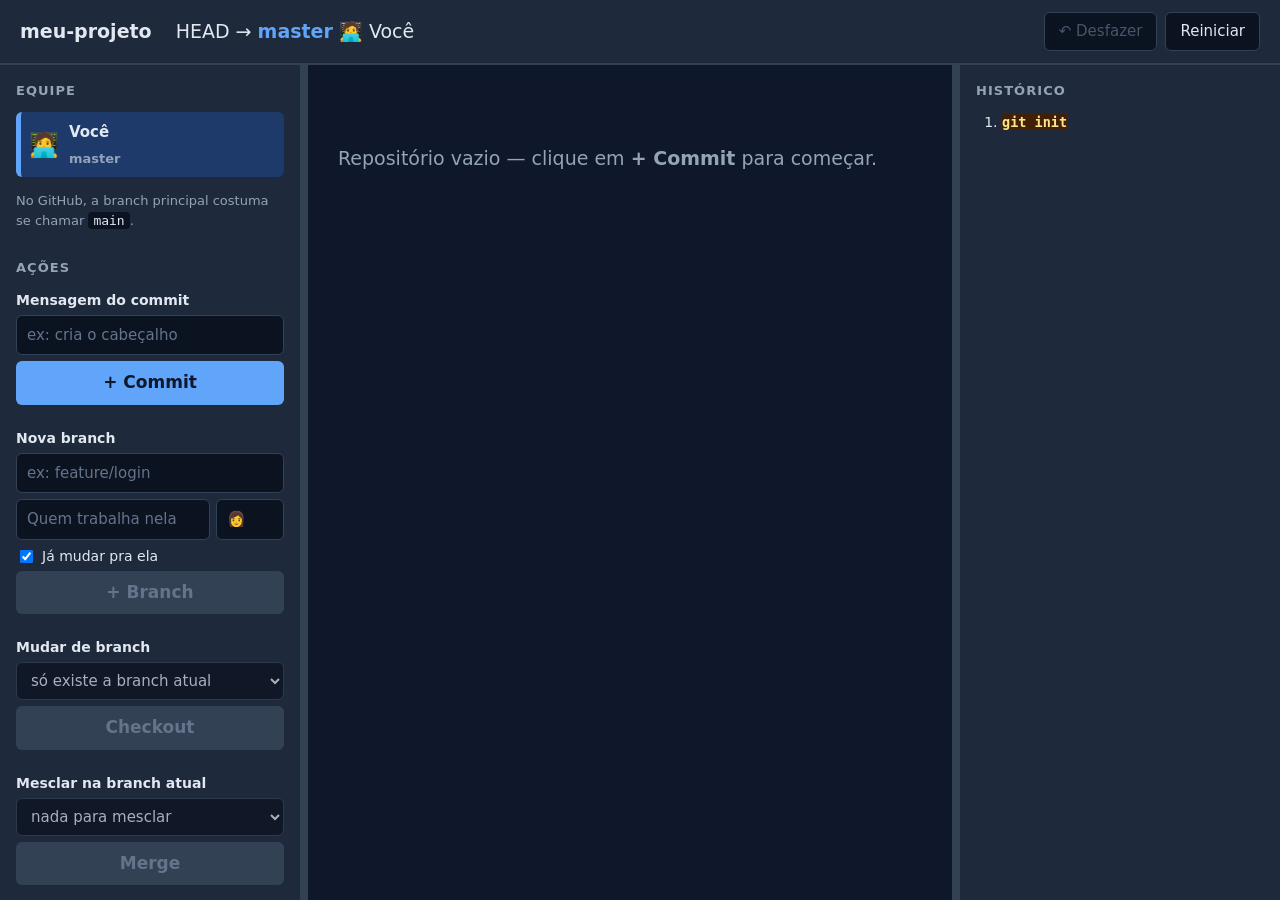
<file: index.html>
<!doctype html>
<html lang="pt-BR">
<head>
  <meta charset="utf-8">
  <meta name="viewport" content="width=device-width, initial-scale=1">
  <title>Branches na prática</title>
  <link rel="stylesheet" href="styles.css">
</head>
<body>

<header class="topo">
  <div class="topo-titulo">meu-projeto</div>
  <div class="topo-head" id="barra-head"></div>
  <div class="topo-acoes">
    <button id="btn-desfazer" class="botao-secundario" disabled>↶ Desfazer</button>
    <button id="btn-reiniciar" class="botao-secundario">Reiniciar</button>
  </div>
</header>

<main class="colunas">

  <aside class="coluna-esquerda">
    <section class="bloco">
      <h2>Equipe</h2>
      <div id="painel-equipe"></div>
      <p class="nota">No GitHub, a branch principal costuma se chamar <code>main</code>.</p>
    </section>

    <section class="bloco">
      <h2>Ações</h2>

      <div class="acao">
        <label for="msg-commit">Mensagem do commit</label>
        <input id="msg-commit" type="text" placeholder="ex: cria o cabeçalho">
        <button id="btn-commit" class="botao">+ Commit</button>
        <p class="erro" id="erro-commit"></p>
      </div>

      <div class="acao">
        <label for="nome-branch">Nova branch</label>
        <input id="nome-branch" type="text" placeholder="ex: feature/login">
        <div class="dupla">
          <input id="nome-dono" type="text" placeholder="Quem trabalha nela">
          <input id="emoji-dono" type="text" placeholder="👩" maxlength="4">
        </div>
        <label class="checkbox"><input id="ja-mudar" type="checkbox" checked> Já mudar pra ela</label>
        <button id="btn-branch" class="botao">+ Branch</button>
        <p class="erro" id="erro-branch"></p>
      </div>

      <div class="acao">
        <label for="sel-checkout">Mudar de branch</label>
        <select id="sel-checkout"></select>
        <button id="btn-checkout" class="botao">Checkout</button>
        <p class="erro" id="erro-checkout"></p>
      </div>

      <div class="acao">
        <label for="sel-merge">Mesclar na branch atual</label>
        <select id="sel-merge"></select>
        <button id="btn-merge" class="botao">Merge</button>
        <p class="erro" id="erro-merge"></p>
      </div>

      <div class="acao">
        <label for="sel-excluir">Apagar branch</label>
        <select id="sel-excluir"></select>
        <label class="checkbox"><input id="forcar-exclusao" type="checkbox"> Forçar (-D)</label>
        <button id="btn-excluir" class="botao">Apagar</button>
        <p class="erro" id="erro-excluir"></p>
      </div>

      <div class="acao">
        <label for="sel-reset">Voltar para o commit</label>
        <select id="sel-reset"></select>
        <button id="btn-reset" class="botao">Reset</button>
        <p class="erro" id="erro-reset"></p>
      </div>
    </section>
  </aside>

  <div class="divisoria" id="divisoria-esq"
       role="separator" aria-orientation="vertical" tabindex="0"
       aria-label="Ajustar largura do painel da esquerda"></div>

  <section class="coluna-centro">
    <div id="avisos"></div>
    <div class="area-grafo">
      <p id="dica-vazio">Repositório vazio — clique em <strong>+ Commit</strong> para começar.</p>
      <svg id="grafo" xmlns="http://www.w3.org/2000/svg"></svg>
    </div>
  </section>

  <div class="divisoria" id="divisoria-dir"
       role="separator" aria-orientation="vertical" tabindex="0"
       aria-label="Ajustar largura do painel da direita"></div>

  <aside class="coluna-direita">
    <h2>Histórico</h2>
    <ol id="lista-historico"></ol>
  </aside>

</main>

<script src="repo.js"></script>
<script src="layout.js"></script>
<script src="graph.js"></script>
<script src="storage.js"></script>
<script src="ui.js"></script>
<script src="main.js"></script>
</body>
</html>
</file>
<file: styles.css>
/* Tema escuro. Projetor em sala com a luz baixa: fundo escuro cansa menos a vista
   e faz as cores das branches saltarem. Tipografia grande para leitura no fundo
   da sala.

   O fundo NÃO é preto puro: projetor com preto absoluto revela poeira e pontos
   quentes da lente. Um azul-ardósia bem escuro rende melhor. */

:root {
  --texto: #e2e8f0;
  --texto-suave: #94a3b8;
  --texto-apagado: #64748b;
  --borda: #334155;
  --fundo: #0f172a;
  --fundo-painel: #1e293b;
  --fundo-campo: #0b1220;
  /* Azul claro, não médio: no tema escuro o botão primário leva texto ESCURO em
     cima, igual às pílulas das branches. Texto branco sobre um azul médio daria
     3,7:1 — abaixo do mínimo legível, e são os cinco botões que o professor mais
     usa. Claro + texto escuro dá ~6,7:1 e ainda unifica a linguagem visual. */
  --destaque: #60a5fa;
  --erro: #f87171;
  --realce: #fde68a;
  --realce-fundo: #422006;
}

* { box-sizing: border-box; }

body {
  margin: 0;
  font: 17px/1.5 system-ui, -apple-system, "Segoe UI", sans-serif;
  color: var(--texto);
  background: var(--fundo);
  height: 100vh;
  display: flex;
  flex-direction: column;
  overflow: hidden;
}

/* ---------- topo ---------- */

.topo {
  display: flex;
  align-items: center;
  gap: 24px;
  padding: 12px 20px;
  border-bottom: 2px solid var(--borda);
  background: var(--fundo-painel);
  flex: 0 0 auto;
}
.topo-titulo { font-weight: 700; font-size: 19px; }
.topo-head { font-size: 19px; flex: 1; }
.topo-head strong { color: var(--destaque); }
.topo-acoes { display: flex; gap: 8px; }

/* ---------- colunas ---------- */

.colunas {
  --col-esq: 300px;
  --col-dir: 320px;
  display: grid;
  grid-template-columns: var(--col-esq) 8px 1fr 8px var(--col-dir);
  flex: 1 1 auto;
  min-height: 0;
}

.coluna-esquerda, .coluna-direita {
  overflow-y: auto;
  padding: 16px;
  background: var(--fundo-painel);
}

.coluna-centro {
  display: flex;
  flex-direction: column;
  min-width: 0;
  min-height: 0;
}

/* ---------- divisórias ---------- */

.divisoria {
  background: var(--borda);
  cursor: col-resize;
  /* Sem isto o navegador trata o arraste como rolagem da página e o gesto
     nunca chega ao JS — quebra em lousa digital e em tela sensível ao toque. */
  touch-action: none;
}
.divisoria:hover, .divisoria.arrastando { background: var(--destaque); }
/* Uma faixa de 8px sem foco visível é impossível de operar por teclado.
   outline-offset negativo mantém o traço dentro da faixa em vez de invadir
   os painéis vizinhos. */
.divisoria:focus-visible { outline: 2px solid var(--destaque); outline-offset: -2px; }

/* Durante o arraste o cursor precisa valer para a página inteira: preso só à
   divisória, ele voltaria a ser seta assim que o ponteiro passasse por cima do
   grafo, no meio do próprio gesto. user-select impede que o arraste vá
   selecionando o texto dos painéis pelo caminho. */
body.redimensionando { cursor: col-resize; user-select: none; }

h2 {
  font-size: 13px;
  text-transform: uppercase;
  letter-spacing: 0.08em;
  color: var(--texto-suave);
  margin: 0 0 12px;
}

.bloco { margin-bottom: 28px; }

/* ---------- controles ---------- */

.acao { margin-bottom: 18px; }
.acao label { display: block; font-size: 14px; font-weight: 600; margin-bottom: 4px; }

input[type="text"], select {
  width: 100%;
  padding: 8px 10px;
  font: inherit;
  font-size: 15px;
  color: var(--texto);
  border: 1px solid var(--borda);
  border-radius: 6px;
  background: var(--fundo-campo);
  margin-bottom: 6px;
}
input[type="text"]::placeholder { color: var(--texto-apagado); }
input[type="text"]:focus, select:focus {
  outline: 2px solid var(--destaque);
  outline-offset: 1px;
}

.dupla { display: grid; grid-template-columns: 1fr 68px; gap: 6px; }
.dupla input { margin-bottom: 6px; }

.checkbox {
  font-weight: 400 !important;
  font-size: 14px !important;
  display: flex !important;
  align-items: center;
  gap: 6px;
  margin-bottom: 8px;
}
.checkbox input { width: auto; }

.botao {
  width: 100%;
  padding: 9px 12px;
  font: inherit;
  font-weight: 700;
  color: #0f172a;
  background: var(--destaque);
  border: none;
  border-radius: 6px;
  cursor: pointer;
}
.botao:hover { filter: brightness(1.15); }
.botao:disabled { background: #334155; color: #64748b; cursor: not-allowed; }

.botao-secundario {
  padding: 7px 14px;
  font: inherit;
  font-size: 15px;
  color: var(--texto);
  background: var(--fundo-campo);
  border: 1px solid var(--borda);
  border-radius: 6px;
  cursor: pointer;
}
.botao-secundario:hover:not(:disabled) { border-color: var(--destaque); }
.botao-secundario:disabled { color: #475569; cursor: not-allowed; }

.erro {
  color: var(--erro);
  font-size: 13px;
  margin: 4px 0 0;
  min-height: 1px;
}

.nota { font-size: 13px; color: var(--texto-suave); margin-top: 14px; }
.nota code { background: var(--fundo-campo); color: var(--texto); padding: 1px 5px; border-radius: 4px; }

/* ---------- equipe ---------- */

.dev {
  display: flex;
  align-items: center;
  gap: 10px;
  padding: 7px 8px;
  border-radius: 6px;
  border-left: 5px solid transparent;
  margin-bottom: 4px;
}
.dev.ativo { background: #1d3a6b; font-weight: 600; }
.dev-emoji { font-size: 24px; line-height: 1; }
.dev-nome { font-size: 15px; }
.dev-branch { font-size: 13px; color: var(--texto-suave); }

.dev.editando { cursor: default; flex-wrap: wrap; }
.dev.editando input[type="text"] {
  width: auto;
  flex: 1 1 auto;
  min-width: 0;
  margin-bottom: 0;
  padding: 5px 7px;
  font-size: 14px;
}
.dev.editando input.dev-editar-emoji { flex: 0 0 56px; text-align: center; }
.dev.editando .dev-editar-salvar {
  flex: 0 0 auto;
  padding: 5px 10px;
  font-size: 13px;
  font-weight: 700;
  color: #0f172a;
  background: var(--destaque);
  border: none;
  border-radius: 6px;
  cursor: pointer;
}

/* ---------- histórico ---------- */

#lista-historico { margin: 0; padding-left: 26px; font-size: 14px; }
#lista-historico li { margin-bottom: 8px; }
#lista-historico code {
  font-family: ui-monospace, "Cascadia Code", Consolas, monospace;
  font-size: 13.5px;
  color: var(--texto);
  word-break: break-word;
}
#lista-historico li.recente code {
  background: var(--realce-fundo);
  color: var(--realce);
  font-weight: 700;
}

/* ---------- avisos ---------- */

#avisos { padding: 0 20px; flex: 0 0 auto; }
.aviso {
  margin: 10px 0 0;
  padding: 9px 14px;
  border-radius: 6px;
  font-size: 15px;
  color: var(--realce);
  background: var(--realce-fundo);
  border-left: 5px solid #ca8a04;
}

/* ---------- grafo ---------- */

.area-grafo { flex: 1 1 auto; overflow: auto; position: relative; padding: 10px 20px 20px; }
#grafo { display: block; transform-origin: 0 0; }
#dica-vazio { color: var(--texto-suave); font-size: 19px; padding: 50px 10px; }

.faixa-fundo { fill: transparent; }
/* Precisa sobreviver ao "black crush" de projetor barato, que comprime os tons
   escuros todos para perto do preto. #172554 sumia; este tem folga suficiente. */
.faixa-fundo.ativa { fill: #1e3a6b; }
.faixa-nome { font-size: 14px; font-weight: 700; fill: var(--texto-suave); }

.aresta { fill: none; stroke-width: 4; transition: d 300ms ease, stroke 300ms ease; }
.aresta.fantasma { stroke-dasharray: 7 6; }

.no { transition: transform 300ms ease; }
/* O anel em volta do commit é da cor do FUNDO, não branco: ele existe para abrir
   um respiro entre a bolinha e a linha que passa atrás dela. */
.no-circulo { stroke: var(--fundo); stroke-width: 3; }
.no.fantasma .no-circulo { stroke-dasharray: 5 4; opacity: 0.55; }
.no-emoji { font-size: 19px; text-anchor: middle; dominant-baseline: central; }
.no-msg { font-size: 13px; fill: var(--texto-suave); text-anchor: middle; }
.no.fantasma .no-msg { fill: #64748b; }

.etiqueta { transition: transform 300ms ease; }
.etiqueta-fundo { rx: 6; ry: 6; }
/* Texto ESCURO sobre a pílula clara. As cores de branch no tema escuro são
   claras e saturadas; texto branco em cima delas teria contraste baixo. */
.etiqueta-texto { font-size: 15px; font-weight: 700; fill: #0f172a; dominant-baseline: central; }
/* fill: none não é enfeite: este conector era um <line>, que não tem área para
   preencher, e virou um <path> para poder curvar. Sem isto o navegador pinta o
   interior da curva com a cor da branch e a etiqueta ganha um borrão atrás.
   A transição de d faz a curva acompanhar a pílula quando ela desliza, em vez
   de saltar para a forma nova enquanto o resto anima. */
.etiqueta-linha { fill: none; stroke-width: 2; transition: d 300ms ease; }
.marca-head {
  font-size: 13px; font-weight: 800; fill: var(--texto); dominant-baseline: central;
}

/* ---------- barras de rolagem ---------- */

/* Discretas de propósito: num projetor, uma barra larga e clara rouba atenção do
   grafo, que é o objeto da aula. Fina e sem trilha visível. Discreta, não
   invisível — sumir por completo esconderia do professor que o painel rola. Por
   isso o polegar usa --texto-apagado, não --borda: --borda mede 1,41:1 e 1,72:1
   contra os dois fundos, abaixo de qualquer leitura confiável, e some no mesmo
   "black crush" de projetor barato que já comeu #172554 (ver comentário de
   .faixa-fundo.ativa, mais abaixo) — --texto-apagado mede 3,07:1 e 3,75:1. O
   reforço de contraste no :hover só existe no bloco ::-webkit-scrollbar-thumb
   logo abaixo: quando scrollbar-color está presente, o Chromium ignora esse
   bloco por completo, então no caminho padrão o contraste é sempre o mesmo,
   parado ou sob o cursor. */
.coluna-esquerda, .coluna-direita, .area-grafo {
  scrollbar-width: thin;
  scrollbar-color: var(--texto-apagado) transparent;
}

/* As duas de cima só valem nos motores que já entendem scrollbar-width e
   scrollbar-color. Sem este bloco, motores que ainda não entendem as duas de
   cima continuariam com a barra cinza-clara do sistema — que é exatamente o
   que queremos evitar. */
.coluna-esquerda::-webkit-scrollbar,
.coluna-direita::-webkit-scrollbar,
.area-grafo::-webkit-scrollbar { width: 9px; height: 9px; }

.coluna-esquerda::-webkit-scrollbar-track,
.coluna-direita::-webkit-scrollbar-track,
.area-grafo::-webkit-scrollbar-track { background: transparent; }

.coluna-esquerda::-webkit-scrollbar-thumb,
.coluna-direita::-webkit-scrollbar-thumb,
.area-grafo::-webkit-scrollbar-thumb {
  background: var(--texto-apagado);
  border-radius: 6px;
}

.coluna-esquerda::-webkit-scrollbar-thumb:hover,
.coluna-direita::-webkit-scrollbar-thumb:hover,
.area-grafo::-webkit-scrollbar-thumb:hover { background: var(--texto-suave); }

/* O quadradinho onde as barras horizontal e vertical se encontram, só na área do
   grafo. Sem isto ele fica com o cinza padrão e denuncia a barra que acabamos de
   discretizar. */
.area-grafo::-webkit-scrollbar-corner { background: transparent; }

@media (prefers-reduced-motion: reduce) {
  .aresta, .no, .etiqueta, .etiqueta-linha { transition: none; }
}
</file>
